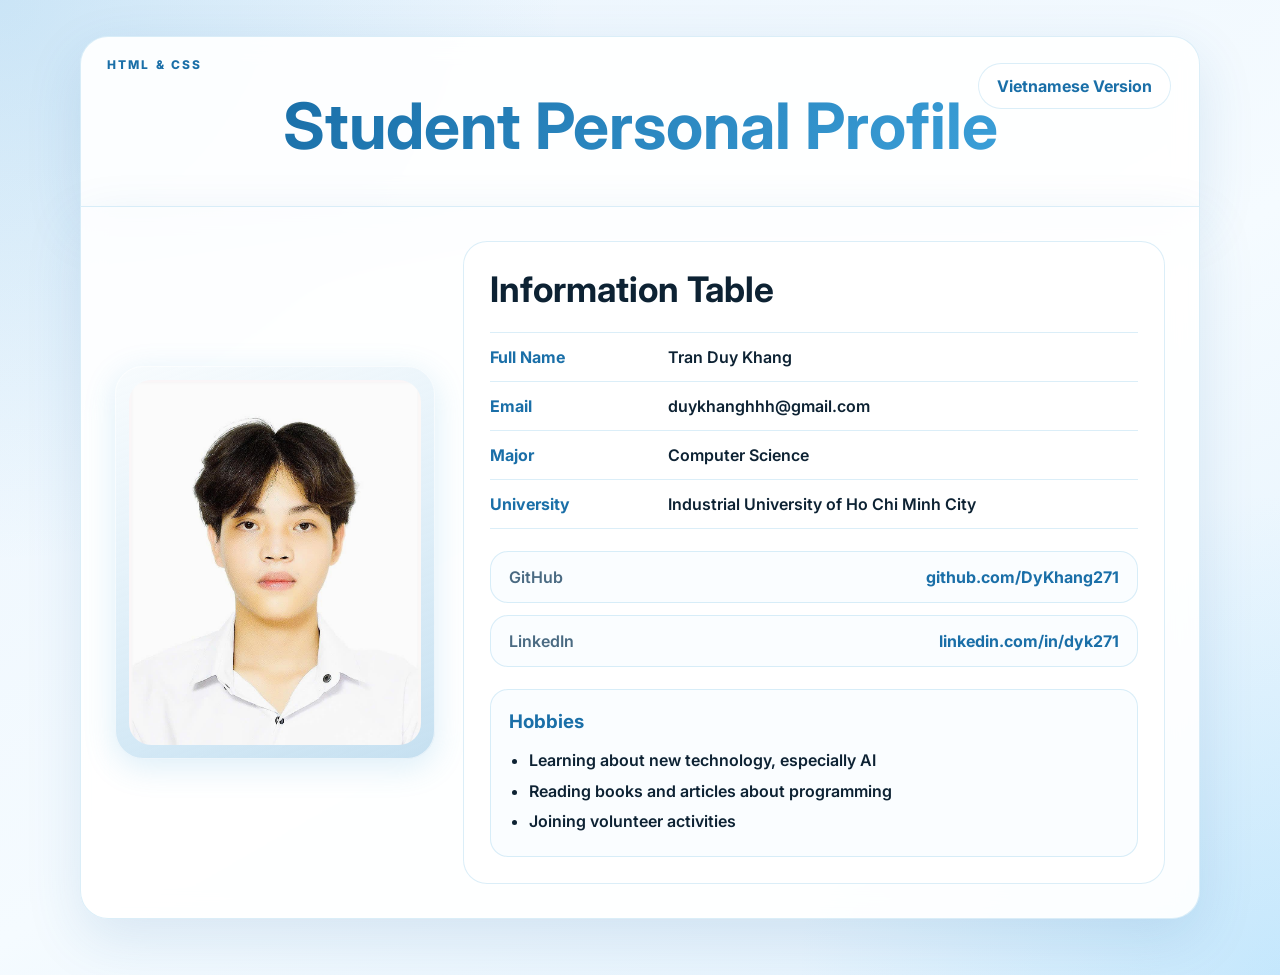
<file: english.html>
<!DOCTYPE html>
<html lang="en">

<head>
    <meta charset="UTF-8">
    <meta name="viewport" content="width=device-width, initial-scale=1.0">
    <title>Student Personal Profile</title>
    <link rel="preconnect" href="https://fonts.googleapis.com">
    <link rel="preconnect" href="https://fonts.gstatic.com" crossorigin>
    <link href="https://fonts.googleapis.com/css2?family=Inter:wght@400;500;600;700;800&display=swap" rel="stylesheet">
    <link rel="stylesheet" href="css/style.css">
</head>

<body>
    <div class="page-shell">
        <header class="page-header">
            <div class="page-header__title">
                <p class="eyebrow">HTML & CSS</p>
                <h1>Student Personal Profile</h1>
            </div>
            <a class="lang-switch" href="index.html">Vietnamese Version</a>
        </header>

        <main class="profile-card">
            <section class="profile-card__avatar">
                <div class="photo-frame">
                    <div id="avatar">
                        <img src="images/avatar.jpg" alt="Student avatar">
                    </div>
                </div>
            </section>

            <section class="profile-card__info">
                <div class="info-box">
                    <div class="info-box__head">
                        <h2>Information Table</h2>
                    </div>

                    <div class="info-table">
                        <div class="info-row">
                            <div class="info-label">Full Name</div>
                            <div id="full-name" class="info-value">Tran Duy Khang</div>
                        </div>
                        <div class="info-row">
                            <div class="info-label">Email</div>
                            <div id="email" class="info-value">
                                <a href="mailto:duykhanghhh@gmail.com">duykhanghhh@gmail.com</a>
                            </div>
                        </div>
                        <div class="info-row">
                            <div class="info-label">Major</div>
                            <div class="info-value">Computer Science</div>
                        </div>
                        <div class="info-row">
                            <div class="info-label">University</div>
                            <div class="info-value">Industrial University of Ho Chi Minh City</div>
                        </div>
                    </div>

                    <div id="student-id" class="visually-hidden">23728961</div>

                    <div class="link-list">
                        <div id="github-link" class="link-item">
                            <span>GitHub</span>
                            <a href="https://github.com/DyKhang271" target="_blank" rel="noreferrer">
                                github.com/DyKhang271
                            </a>
                        </div>
                        <div id="linkedin-link" class="link-item">
                            <span>LinkedIn</span>
                            <a href="https://www.linkedin.com/in/dyk271" target="_blank" rel="noreferrer">
                                linkedin.com/in/dyk271
                            </a>
                        </div>
                    </div>

                    <div class="hobby-box">
                        <h3>Hobbies</h3>
                        <div id="hobbies">
                            <ul class="hobby-list">
                                <li>Learning about new technology, especially AI</li>
                                <li>Reading books and articles about programming</li>
                                <li>Joining volunteer activities</li>
                            </ul>
                        </div>
                    </div>
                </div>
            </section>
        </main>
    </div>
</body>

</html>
</file>
<file: css/style.css>
:root {
    --bg: #eaf4fd;
    --surface: rgba(255, 255, 255, 0.92);
    --surface-strong: #ffffff;
    --text: #0d2233;
    --muted: #4a6a82;
    --accent: #3b9fd8;
    --accent-dark: #1a6fa8;
    --accent-light: #d0ebf8;
    --line: rgba(59, 159, 216, 0.18);
    --shadow: 0 20px 56px rgba(30, 100, 160, 0.13);
}

* {
    box-sizing: border-box;
}

body {
    margin: 0;
    min-height: 100vh;
    font-family: "Inter", "Segoe UI", sans-serif;
    color: var(--text);
    background: radial-gradient(circle at top left, rgba(59, 159, 216, 0.18), transparent 35%), radial-gradient(circle at right bottom, rgba(100, 200, 255, 0.22), transparent 30%), linear-gradient(150deg, #eaf4fd 0%, #f5fbff 55%, #e0f0fc 100%);
}

img {
    display: block;
    width: 100%;
}

a {
    color: inherit;
}

.lang-switch,
.photo-frame,
.info-box,
.info-row,
.link-item,
.hobby-box {
    transition: transform 0.22s ease, box-shadow 0.22s ease, border-color 0.22s ease, background-color 0.22s ease;
}

.page-shell {
    width: min(1120px, calc(100% - 32px));
    margin: 0 auto;
    padding: 36px 0 56px;
}

.page-header,
.profile-card {
    border: 1px solid var(--line);
    background: var(--surface);
    box-shadow: var(--shadow);
    backdrop-filter: blur(12px);
}

.page-header {
    position: relative;
    display: flex;
    justify-content: center;
    gap: 24px;
    align-items: flex-start;
    padding: 34px 36px 28px;
    border-radius: 28px 28px 0 0;
    border-bottom: 0;
}

.page-header__title {
    text-align: center;
}

.page-header__title .eyebrow {
    position: absolute;
    top: 20px;
    left: 26px;
    margin: 0;
    text-align: left;
}

.eyebrow {
    margin: 0 0 10px;
    text-transform: uppercase;
    letter-spacing: 0.18em;
    font-size: 0.75rem;
    font-weight: 800;
    color: var(--accent-dark);
}

h1,
h2,
h3,
p {
    margin-top: 0;
}

h1 {
    margin-top: 18px;
    margin-bottom: 12px;
    font-size: clamp(2.2rem, 5vw, 4rem);
    line-height: 1.16;
    background: linear-gradient(135deg, var(--accent-dark) 0%, var(--accent) 100%);
    -webkit-background-clip: text;
    -webkit-text-fill-color: transparent;
    background-clip: text;
    padding-bottom: 3px;
}

.page-intro {
    max-width: 62ch;
    margin-bottom: 0;
    line-height: 1.8;
    color: var(--muted);
}

.lang-switch {
    position: absolute;
    top: 26px;
    right: 28px;
    display: inline-flex;
    align-items: center;
    justify-content: center;
    padding: 12px 18px;
    border-radius: 999px;
    border: 1px solid var(--line);
    background: var(--surface-strong);
    color: var(--accent-dark);
    text-decoration: none;
    font-weight: 700;
    white-space: nowrap;
}

.lang-switch:hover {
    transform: translateY(-3px) scale(1.02);
    box-shadow: 0 10px 24px rgba(59, 159, 216, 0.18);
    border-color: rgba(59, 159, 216, 0.42);
}

.profile-card {
    display: grid;
    grid-template-columns: 320px 1fr;
    gap: 28px;
    margin-top: 0;
    padding: 34px;
    border-radius: 0 0 28px 28px;
}

.profile-card__avatar {
    display: flex;
    flex-direction: column;
    gap: 16px;
    justify-content: center;
}

.photo-frame {
    padding: 14px;
    border-radius: 28px;
    background: linear-gradient(160deg, rgba(255, 255, 255, 0.85), rgba(209, 236, 252, 0.5)), linear-gradient(145deg, rgba(59, 159, 216, 0.25), rgba(26, 111, 168, 0.3));
    box-shadow: inset 0 0 0 1px rgba(255, 255, 255, 0.6), 0 8px 32px rgba(59, 159, 216, 0.18);
}

.photo-frame:hover {
    transform: translateY(-6px) scale(1.015);
    box-shadow: inset 0 0 0 1px rgba(255, 255, 255, 0.7), 0 18px 40px rgba(59, 159, 216, 0.24);
}

#avatar img {
    border-radius: 22px;
    aspect-ratio: 4 / 5;
    object-fit: cover;
    object-position: center top;
    image-rendering: auto;
    transform: translateZ(0);
    backface-visibility: hidden;
}

.avatar-note {
    margin: 0;
    line-height: 1.7;
    color: var(--muted);
}

.info-box {
    height: 100%;
    border: 1px solid var(--line);
    border-radius: 24px;
    background: var(--surface-strong);
    padding: 26px;
}

.info-box:hover {
    transform: translateY(-4px);
    box-shadow: 0 16px 36px rgba(59, 159, 216, 0.14);
}

.info-box__head {
    display: flex;
    justify-content: flex-start;
    gap: 16px;
    align-items: center;
    margin-bottom: 22px;
}

.info-box__head h2 {
    margin-bottom: 0;
    font-size: clamp(1.5rem, 3vw, 2.2rem);
}

.info-table {
    border-top: 1px solid var(--line);
    border-bottom: 1px solid var(--line);
}

.info-row {
    display: grid;
    grid-template-columns: 160px 1fr;
    gap: 18px;
    padding: 14px 0;
    border-bottom: 1px solid var(--line);
}

.info-row:last-child {
    border-bottom: 0;
}

.info-row:hover {
    transform: translateX(6px);
}

.info-label {
    font-weight: 700;
    color: var(--accent-dark);
}

.info-value,
.info-value a {
    font-weight: 600;
    text-decoration: none;
}

.link-list {
    display: grid;
    gap: 12px;
    margin-top: 22px;
}

.link-item,
.hobby-box {
    border: 1px solid var(--line);
    border-radius: 18px;
    background: #fafdff;
}

.link-item {
    display: flex;
    justify-content: space-between;
    gap: 16px;
    align-items: center;
    padding: 15px 18px;
}

.link-item:hover {
    transform: translateY(-4px) scale(1.01);
    border-color: rgba(59, 159, 216, 0.36);
    box-shadow: 0 12px 24px rgba(59, 159, 216, 0.12);
}

.link-item span {
    color: var(--muted);
    font-weight: 600;
}

.link-item a {
    color: var(--accent-dark);
    font-weight: 700;
    text-decoration: none;
    text-align: right;
}

.hobby-box {
    margin-top: 22px;
    padding: 20px 18px;
}

.hobby-box:hover {
    transform: translateY(-4px) scale(1.01);
    border-color: rgba(59, 159, 216, 0.36);
    box-shadow: 0 12px 26px rgba(59, 159, 216, 0.12);
}

.hobby-box h3 {
    margin-bottom: 12px;
    color: var(--accent-dark);
}

.hobby-list {
    margin: 0;
    padding-left: 20px;
    line-height: 1.9;
    color: var(--text);
    font-weight: 600;
}

.visually-hidden {
    position: absolute;
    width: 1px;
    height: 1px;
    padding: 0;
    margin: -1px;
    overflow: hidden;
    clip: rect(0, 0, 0, 0);
    white-space: nowrap;
    border: 0;
}

@media (max-width: 900px) {
    .profile-card {
        grid-template-columns: 1fr;
    }
}

@media (max-width: 640px) {
    .page-shell {
        width: min(100% - 20px, 1120px);
        padding-top: 20px;
        padding-bottom: 40px;
    }
    .page-header,
    .profile-card {
        padding: 22px;
    }
    .page-header {
        border-radius: 20px 20px 0 0;
    }
    .profile-card {
        border-radius: 0 0 20px 20px;
    }
    .page-header,
    .info-box__head,
    .link-item,
    .info-row {
        display: grid;
    }
    .page-header,
    .info-box__head,
    .info-row {
        gap: 12px;
    }
    .info-row {
        grid-template-columns: 1fr;
    }
    .link-item a {
        text-align: left;
    }
    .lang-switch {
        position: static;
        justify-self: center;
    }
}
</file>
